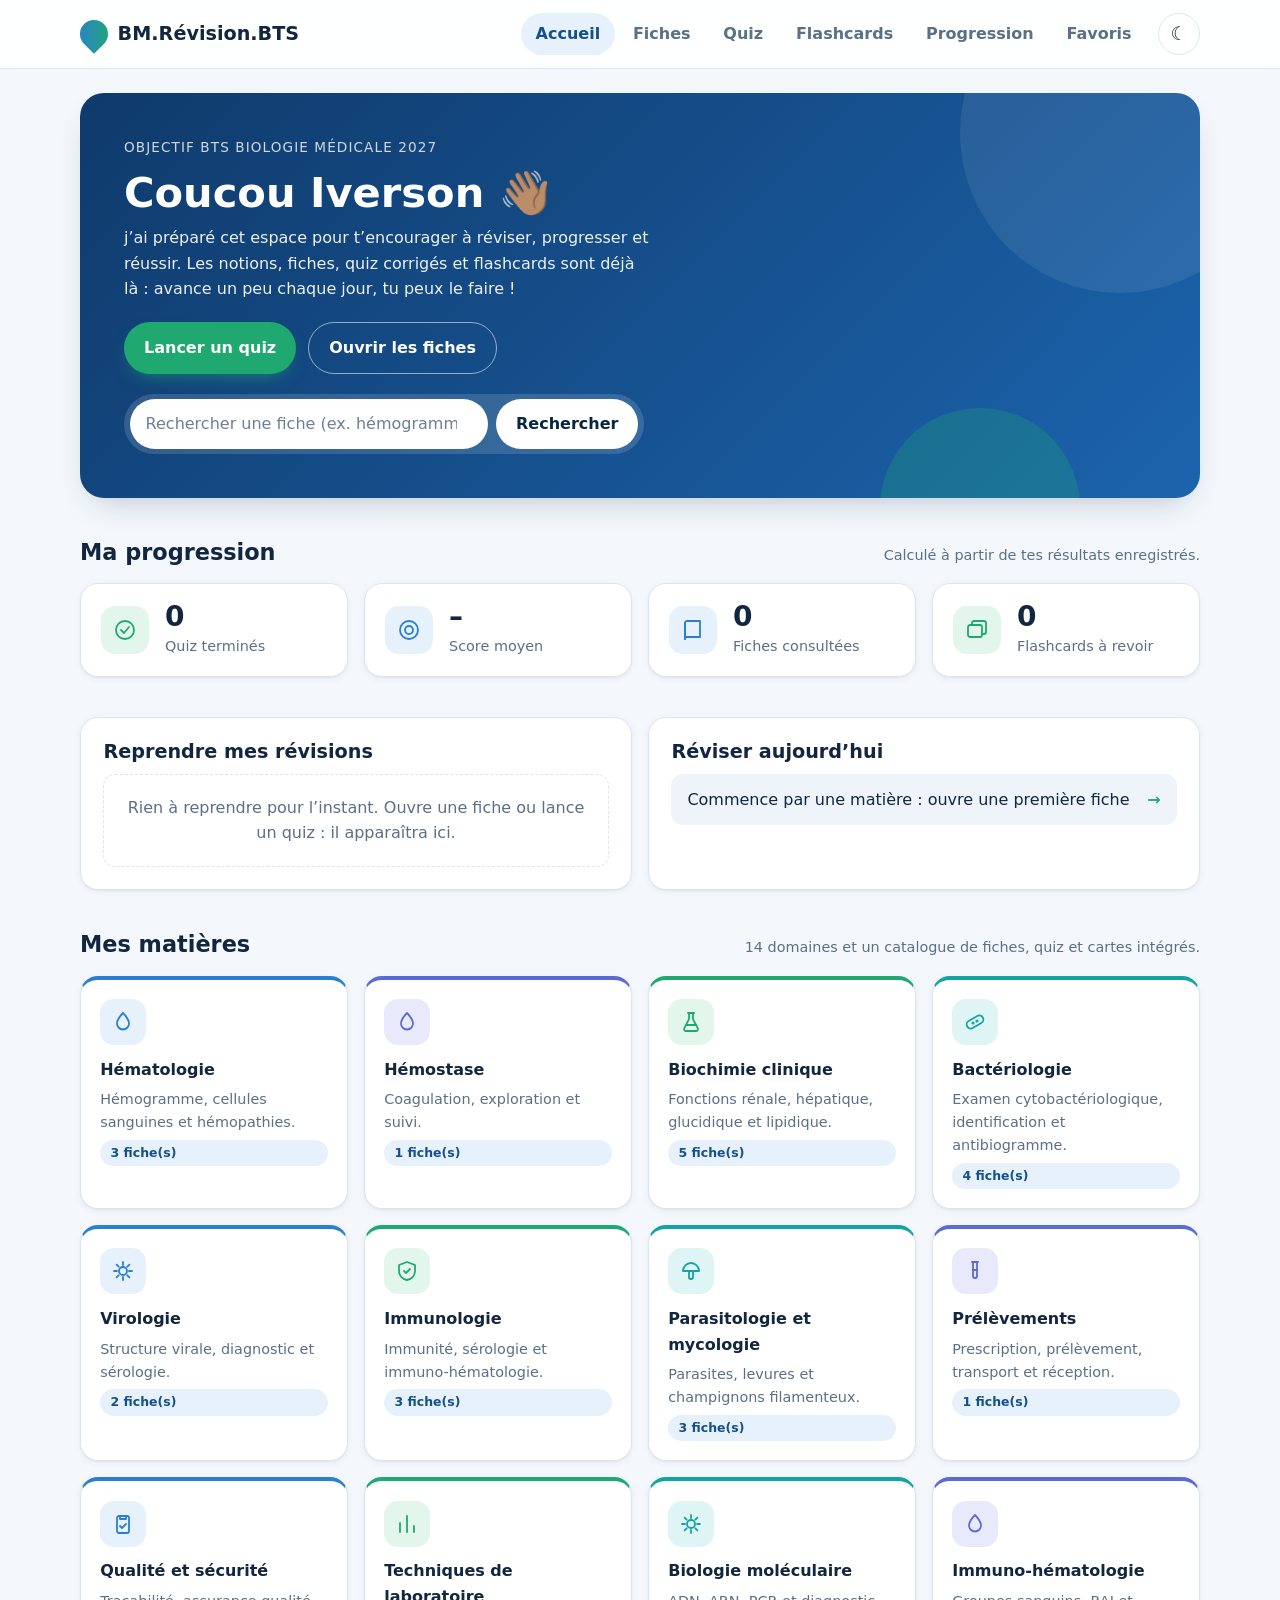
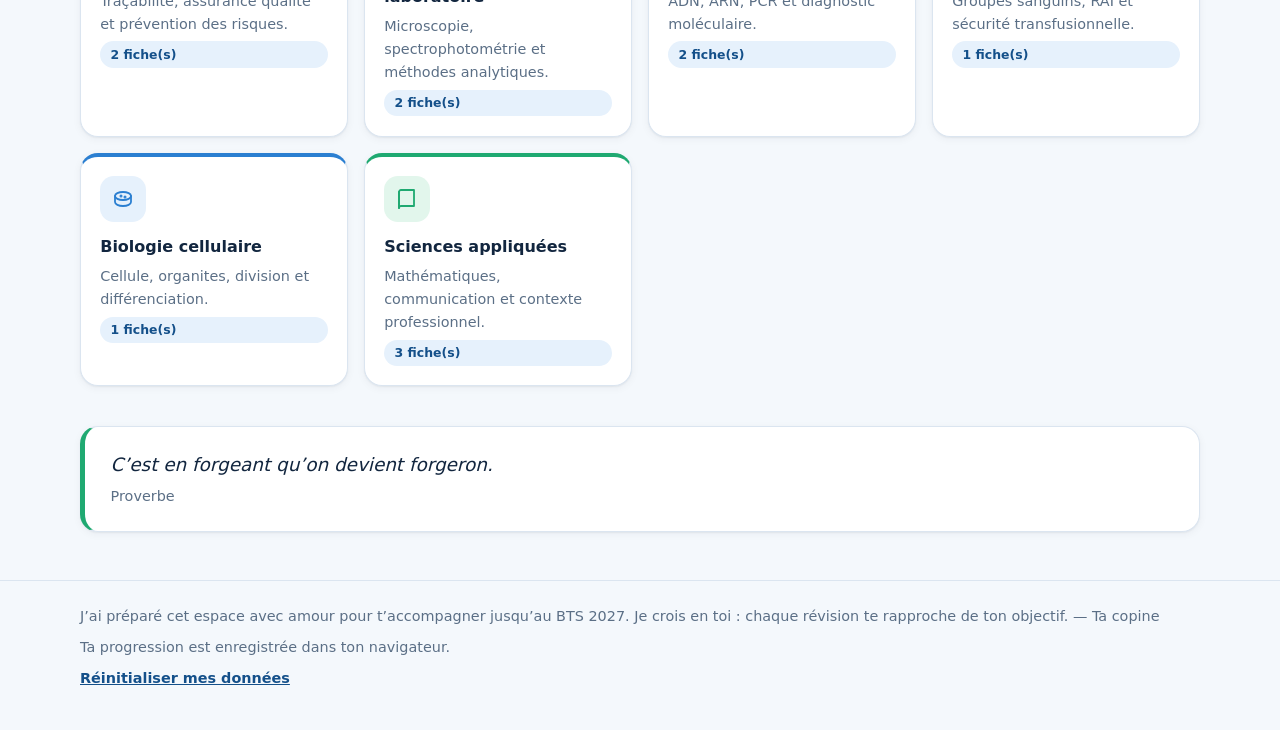
<file: index.html>
<!DOCTYPE html>
<html lang="fr" data-theme="light">
<head>
  <meta charset="utf-8">
  <meta name="viewport" content="width=device-width, initial-scale=1">
  <title>BM.Révision.BTS · Accueil</title>
  <meta name="description" content="Site de révision pour le BTS Analyses de biologie médicale : fiches, quiz et flashcards.">
  <meta name="color-scheme" content="light dark">
  <link rel="icon" href="data:image/svg+xml,%3Csvg xmlns='http://www.w3.org/2000/svg' viewBox='0 0 100 100'%3E%3Ctext y='.9em' font-size='90'%3E%F0%9F%92%A7%3C/text%3E%3C/svg%3E">

  <!-- Appliqué AVANT l'affichage de la page pour éviter un flash blanc en mode sombre -->
  <script>
    try {
      var t = JSON.parse(localStorage.getItem('bts.theme') || 'null');
      if (!t) t = matchMedia('(prefers-color-scheme: dark)').matches ? 'dark' : 'light';
      document.documentElement.dataset.theme = t;
    } catch (e) { /* stockage indisponible : on garde le mode clair */ }
  </script>

  <link rel="stylesheet" href="css/style.css">
</head>
<body data-page="accueil">

  <!-- Bibliothèque d'icônes : définies une seule fois, réutilisées avec <use href="#nom"> -->
  <svg width="0" height="0" style="position:absolute" aria-hidden="true" focusable="false">
    <!-- Matières -->
    <symbol id="i-drop" viewBox="0 0 24 24"><path d="M12 3s6 6.2 6 10.5A6 6 0 0 1 6 13.5C6 9.2 12 3 12 3z"/></symbol>
    <symbol id="i-flask" viewBox="0 0 24 24"><path d="M9 3h6"/><path d="M10 3v6.2L5.2 18.4A2 2 0 0 0 7 21h10a2 2 0 0 0 1.8-2.6L14 9.2V3"/><path d="M7.5 15h9"/></symbol>
    <symbol id="i-dish" viewBox="0 0 24 24"><ellipse cx="12" cy="9" rx="8" ry="4"/><path d="M4 9v6c0 2.2 3.6 4 8 4s8-1.8 8-4V9"/><circle cx="10" cy="9" r=".6"/><circle cx="14" cy="10" r=".6"/></symbol>
    <symbol id="i-bacteria" viewBox="0 0 24 24"><rect x="3" y="8" width="18" height="8" rx="4" transform="rotate(-30 12 12)"/><circle cx="10" cy="13" r=".7"/><circle cx="14" cy="11" r=".7"/></symbol>
    <symbol id="i-virus" viewBox="0 0 24 24"><circle cx="12" cy="12" r="4"/><path d="M12 3v3M12 18v3M3 12h3M18 12h3M5.6 5.6l2.1 2.1M16.3 16.3l2.1 2.1M18.4 5.6l-2.1 2.1M7.7 16.3l-2.1 2.1"/></symbol>
    <symbol id="i-shield" viewBox="0 0 24 24"><path d="M12 3l8 3v6c0 4.5-3.2 8-8 9-4.8-1-8-4.5-8-9V6z"/><path d="M9 12l2 2 4-4"/></symbol>
    <symbol id="i-mushroom" viewBox="0 0 24 24"><path d="M4 12a8 8 0 0 1 16 0z"/><path d="M10 12v6a2 2 0 0 0 4 0v-6"/></symbol>
    <symbol id="i-tube" viewBox="0 0 24 24"><path d="M9 3h6"/><path d="M10 3v14a2 2 0 0 0 4 0V3"/><path d="M10 11h4"/></symbol>
    <symbol id="i-clipboard" viewBox="0 0 24 24"><rect x="6" y="4" width="12" height="17" rx="2"/><path d="M9 4h6v3H9z"/><path d="M9 14l2 2 4-4"/></symbol>
    <symbol id="i-bars" viewBox="0 0 24 24"><path d="M5 20V11M12 20V4M19 20v-6"/></symbol>
    <!-- Statistiques -->
    <symbol id="i-check" viewBox="0 0 24 24"><circle cx="12" cy="12" r="9"/><path d="M8 12l3 3 5-6"/></symbol>
    <symbol id="i-target" viewBox="0 0 24 24"><circle cx="12" cy="12" r="9"/><circle cx="12" cy="12" r="4"/></symbol>
    <symbol id="i-book" viewBox="0 0 24 24"><path d="M4 5a2 2 0 0 1 2-2h13v16H6a2 2 0 0 0-2 2z"/><path d="M4 21V5"/></symbol>
    <symbol id="i-cards" viewBox="0 0 24 24"><rect x="3" y="7" width="14" height="12" rx="2"/><path d="M7 7V5a2 2 0 0 1 2-2h10a2 2 0 0 1 2 2v9a2 2 0 0 1-2 2h-2"/></symbol>
  </svg>

  <a class="skip-link" href="#main">Aller au contenu</a>

  <!-- ===== EN-TÊTE ET NAVIGATION ===== -->
  <header class="site-header">
    <div class="container header-inner">
      <a class="brand" href="index.html">
        <span class="brand-mark" aria-hidden="true"></span>
        BM.Révision.BTS
      </a>

      <nav id="main-nav" class="main-nav" aria-label="Navigation principale">
        <ul>
          <li><a href="index.html" aria-current="page">Accueil</a></li>
          <li><a href="fiches.html">Fiches</a></li>
          <li><a href="quiz.html">Quiz</a></li>
          <li><a href="flashcards.html">Flashcards</a></li>
          <li><a href="progression.html">Progression</a></li>
          <li><a href="favoris.html">Favoris</a></li>
        </ul>
      </nav>

      <button id="theme-toggle" class="icon-btn theme-toggle" type="button" aria-pressed="false" aria-label="Passer en mode sombre"></button>
      <button id="menu-toggle" class="icon-btn menu-toggle" type="button" aria-expanded="false" aria-controls="main-nav" aria-label="Ouvrir le menu">
        <span></span><span></span><span></span>
      </button>
    </div>
  </header>

  <main id="main">
    <div class="container">

      <!-- ===== BIENVENUE ===== -->
      <section class="hero reveal" aria-labelledby="greeting">
        <p class="hero-eyebrow">Objectif BTS Biologie médicale 2027</p>
        <h1 id="greeting">Bonjour Iverson </h1>
        <p class="hero-text">j’ai préparé cet espace pour t’encourager à réviser, progresser et réussir. Les notions, fiches, quiz corrigés et flashcards sont déjà là : avance un peu chaque jour, tu peux le faire !</p>
        <div class="hero-actions">
          <a class="btn btn-primary" href="quiz.html">Lancer un quiz</a>
          <a class="btn btn-ghost" href="fiches.html">Ouvrir les fiches</a>
        </div>
        <!-- Vrai formulaire : il envoie vers fiches.html?q=ce-que-tu-tapes -->
        <form class="search" role="search" action="fiches.html" method="get">
          <label class="sr-only" for="q">Rechercher une fiche</label>
          <input id="q" name="q" type="search" placeholder="Rechercher une fiche (ex. hémogramme)…">
          <button class="btn btn-light" type="submit">Rechercher</button>
        </form>
      </section>

      <!-- ===== RÉSUMÉ DE LA PROGRESSION ===== -->
      <section class="section reveal" aria-labelledby="stats-title">
        <div class="section-head">
          <h2 id="stats-title">Ma progression</h2>
          <p class="section-note">Calculé à partir de tes résultats enregistrés.</p>
        </div>
        <div class="stats">
          <article class="stat-card">
            <span class="stat-icon is-green"><svg class="icon" aria-hidden="true"><use href="#i-check"></use></svg></span>
            <div><span class="stat-value" id="stat-quiz">0</span><span class="stat-label">Quiz terminés</span></div>
          </article>
          <article class="stat-card">
            <span class="stat-icon"><svg class="icon" aria-hidden="true"><use href="#i-target"></use></svg></span>
            <div><span class="stat-value" id="stat-score">–</span><span class="stat-label">Score moyen</span></div>
          </article>
          <article class="stat-card">
            <span class="stat-icon"><svg class="icon" aria-hidden="true"><use href="#i-book"></use></svg></span>
            <div><span class="stat-value" id="stat-fiches">0</span><span class="stat-label">Fiches consultées</span></div>
          </article>
          <article class="stat-card">
            <span class="stat-icon is-green"><svg class="icon" aria-hidden="true"><use href="#i-cards"></use></svg></span>
            <div><span class="stat-value" id="stat-cards">0</span><span class="stat-label">Flashcards à revoir</span></div>
          </article>
        </div>
      </section>

      <!-- ===== REPRENDRE + RÉVISER AUJOURD'HUI ===== -->
      <div class="section two-col reveal">
        <section class="panel" aria-labelledby="resume-title">
          <h2 id="resume-title">Reprendre mes révisions</h2>
          <div id="resume-content">
            <div class="empty-state"><p>Rien à reprendre pour l’instant. Ouvre une fiche ou lance un quiz : il apparaîtra ici.</p></div>
          </div>
        </section>

        <section class="panel" aria-labelledby="today-title">
          <h2 id="today-title">Réviser aujourd’hui</h2>
          <ul class="suggestions" id="today-list">
            <li><a href="fiches.html">Commence par une matière : ouvre une première fiche</a></li>
          </ul>
        </section>
      </div>

      <!-- ===== MATIÈRES (cartes générées depuis js/data.js) ===== -->
      <section class="section reveal" aria-labelledby="subjects-title">
        <div class="section-head">
          <h2 id="subjects-title">Mes matières</h2>
          <p class="section-note">14 domaines et un catalogue de fiches, quiz et cartes intégrés.</p>
        </div>
        <div class="subjects" id="subjects-grid"></div>
        <noscript><p class="section-note">JavaScript est nécessaire pour afficher les matières.</p></noscript>
      </section>

      <!-- ===== CITATION ===== -->
      <section class="section reveal" aria-label="Citation du jour">
        <figure class="quote" style="margin:0">
          <blockquote style="margin:0"><p id="quote-text">C’est en forgeant qu’on devient forgeron.</p></blockquote>
          <figcaption id="quote-author" style="color:var(--muted);font-size:.9rem">Proverbe</figcaption>
        </figure>
      </section>

    </div>
  </main>

  <footer class="site-footer">
    <div class="container">
      <p>J’ai préparé cet espace avec amour pour t’accompagner jusqu’au BTS 2027. Je crois en toi : chaque révision te rapproche de ton objectif. — Ta copine</p>
      <p>Ta progression est enregistrée dans ton navigateur.</p>
      <p><button id="reset-data" class="btn-link" type="button">Réinitialiser mes données</button></p>
    </div>
  </footer>

  <!-- Ordre important : data.js (données) → app.js (outils communs) → dashboard.js (cette page) -->
  <script src="js/data.js"></script>
  <script src="js/app.js"></script>
  <script src="js/dashboard.js"></script>
</body>
</html>
</file>
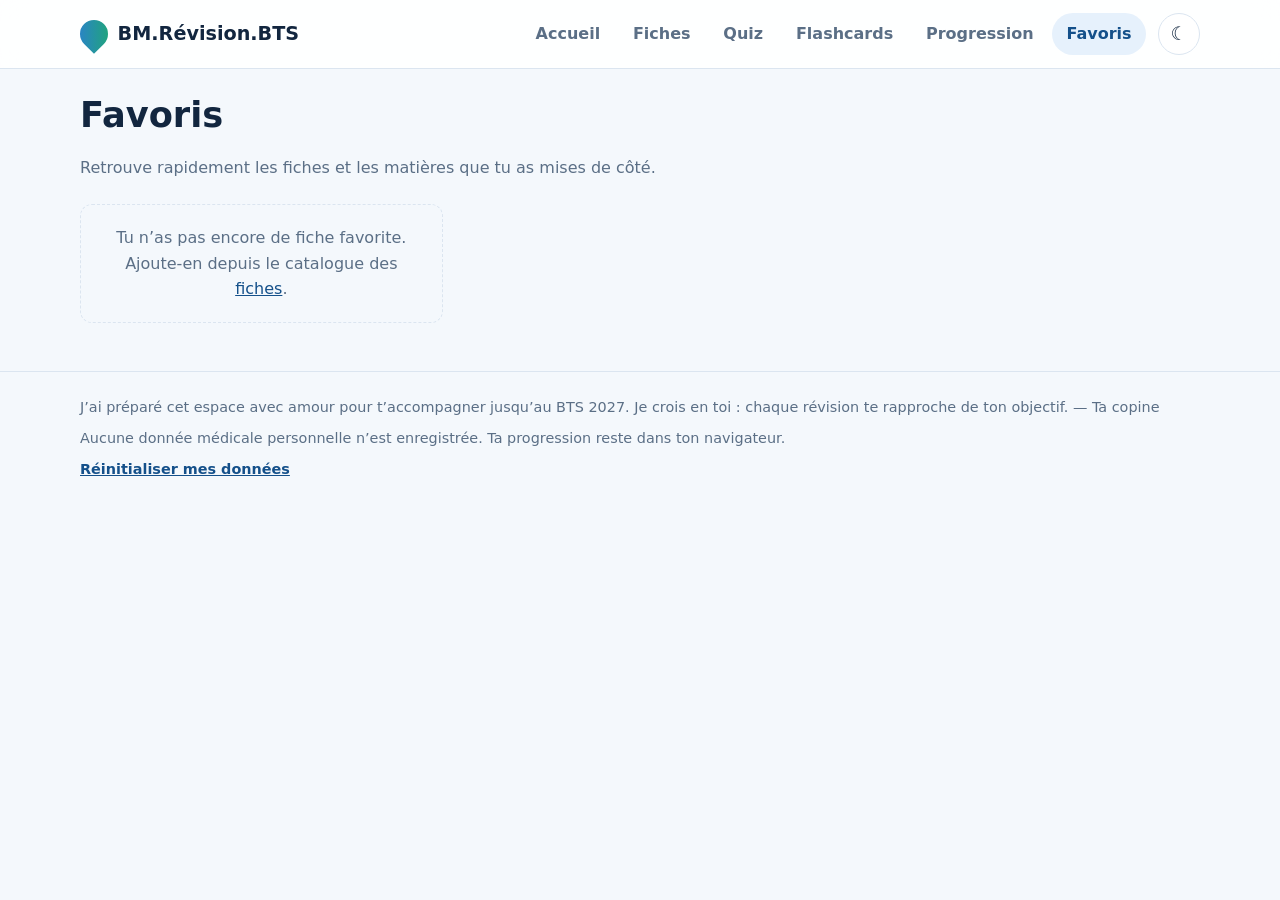
<file: favoris.html>
<!DOCTYPE html>
<html lang="fr" data-theme="light">
<head>
  <meta charset="utf-8">
  <meta name="viewport" content="width=device-width, initial-scale=1">
  <title>BM.Révision.BTS · Favoris</title>
  <meta name="color-scheme" content="light dark">
  <script>
    try {
      var t = JSON.parse(localStorage.getItem('bts.theme') || 'null');
      if (!t) t = matchMedia('(prefers-color-scheme: dark)').matches ? 'dark' : 'light';
      document.documentElement.dataset.theme = t;
    } catch (e) {}
  </script>
  <link rel="stylesheet" href="css/style.css">
</head>
<body data-page="favoris">
  <a class="skip-link" href="#main">Aller au contenu</a>

  <header class="site-header">
    <div class="container header-inner">
      <a class="brand" href="index.html"><span class="brand-mark" aria-hidden="true"></span>BM.Révision.BTS</a>
      <nav id="main-nav" class="main-nav" aria-label="Navigation principale">
        <ul>
          <li><a href="index.html">Accueil</a></li>
          <li><a href="fiches.html">Fiches</a></li>
          <li><a href="quiz.html">Quiz</a></li>
          <li><a href="flashcards.html">Flashcards</a></li>
          <li><a href="progression.html">Progression</a></li>
          <li><a href="favoris.html" aria-current="page">Favoris</a></li>
        </ul>
      </nav>
      <button id="theme-toggle" class="icon-btn theme-toggle" type="button" aria-pressed="false" aria-label="Passer en mode sombre"></button>
      <button id="menu-toggle" class="icon-btn menu-toggle" type="button" aria-expanded="false" aria-controls="main-nav" aria-label="Ouvrir le menu"><span></span><span></span><span></span></button>
    </div>
  </header>

  <main id="main">
    <div class="container">
      <div class="page-header">
        <h1>Favoris</h1>
        <p>Retrouve rapidement les fiches et les matières que tu as mises de côté.</p>
      </div>
      <div id="favorite-list" class="study-grid"></div>
    </div>
  </main>

  <footer class="site-footer">
    <div class="container">
      <p>J’ai préparé cet espace avec amour pour t’accompagner jusqu’au BTS 2027. Je crois en toi : chaque révision te rapproche de ton objectif. — Ta copine</p>
      <p>Aucune donnée médicale personnelle n’est enregistrée. Ta progression reste dans ton navigateur.</p>
      <p><button id="reset-data" class="btn-link" type="button">Réinitialiser mes données</button></p>
    </div>
  </footer>

  <script src="js/data.js"></script>
  <script src="js/app.js"></script>
  <script src="js/study.js"></script>
</body>
</html>
</file>
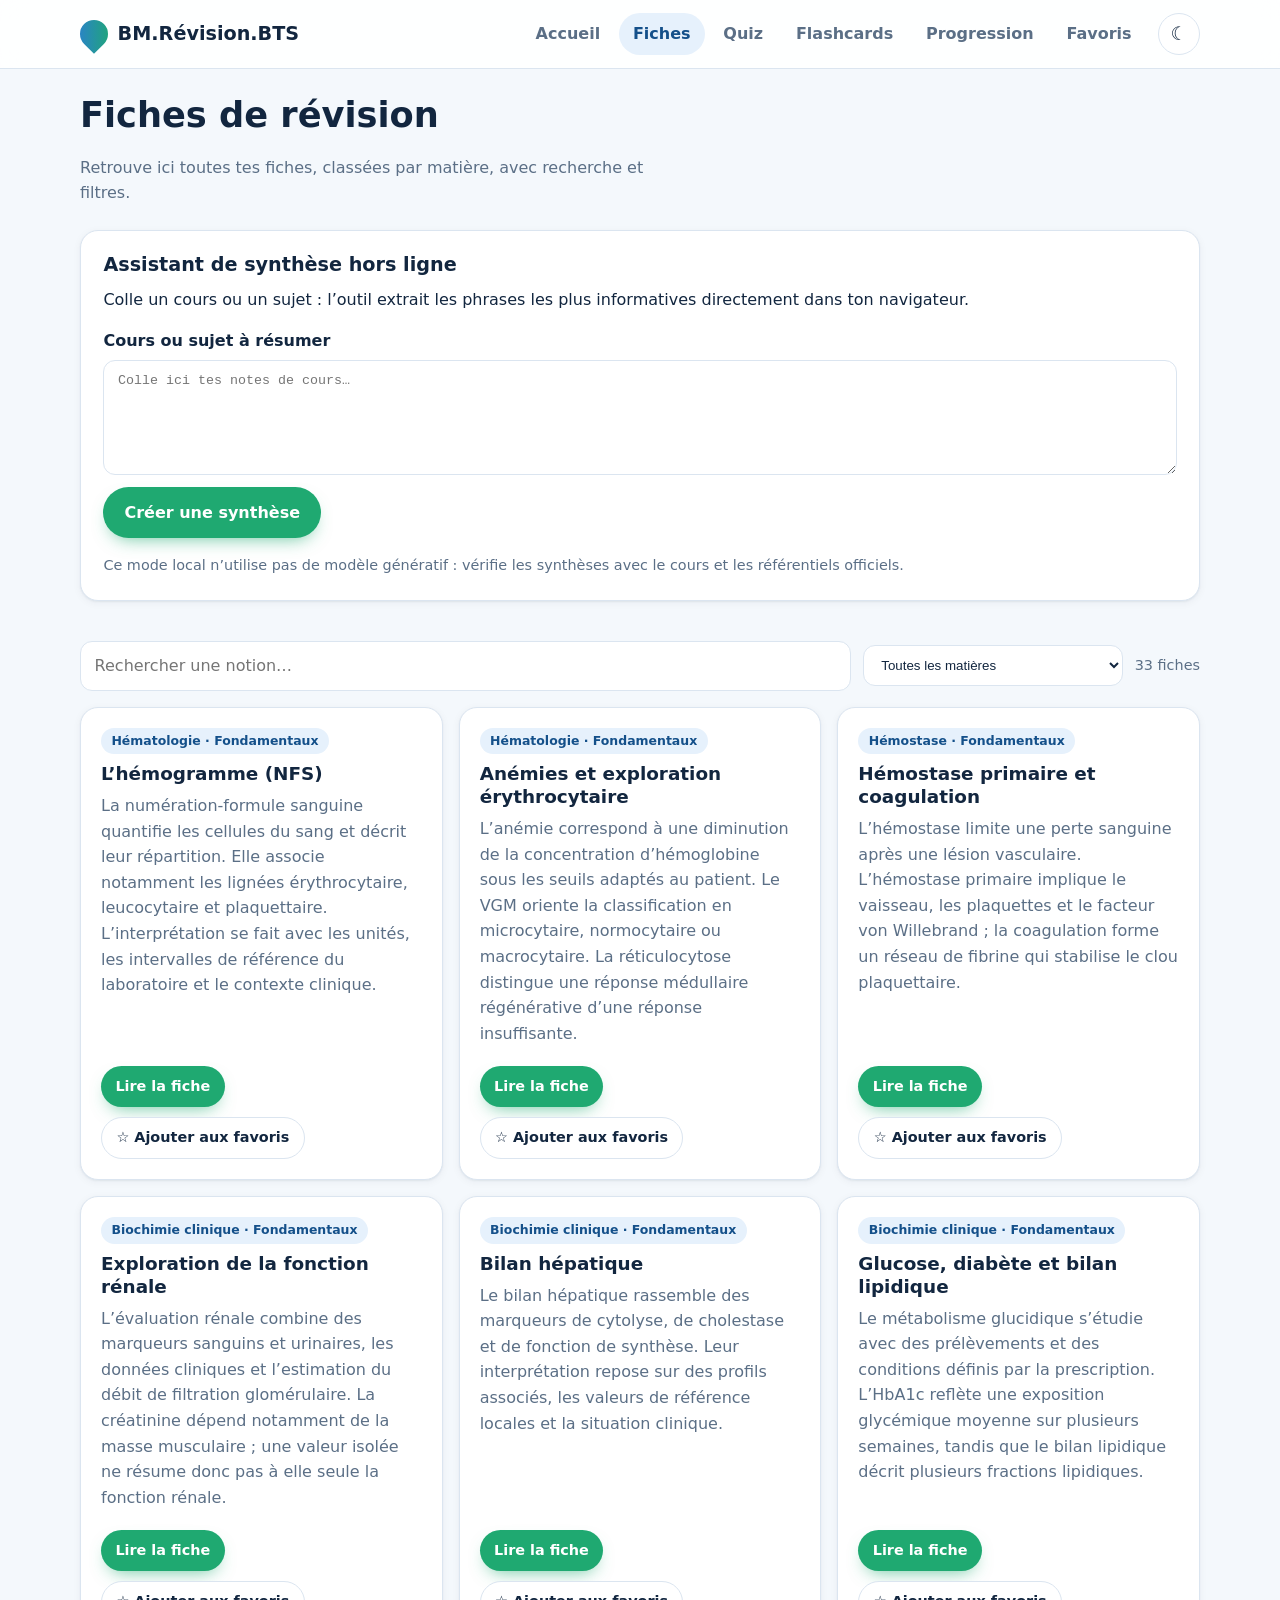
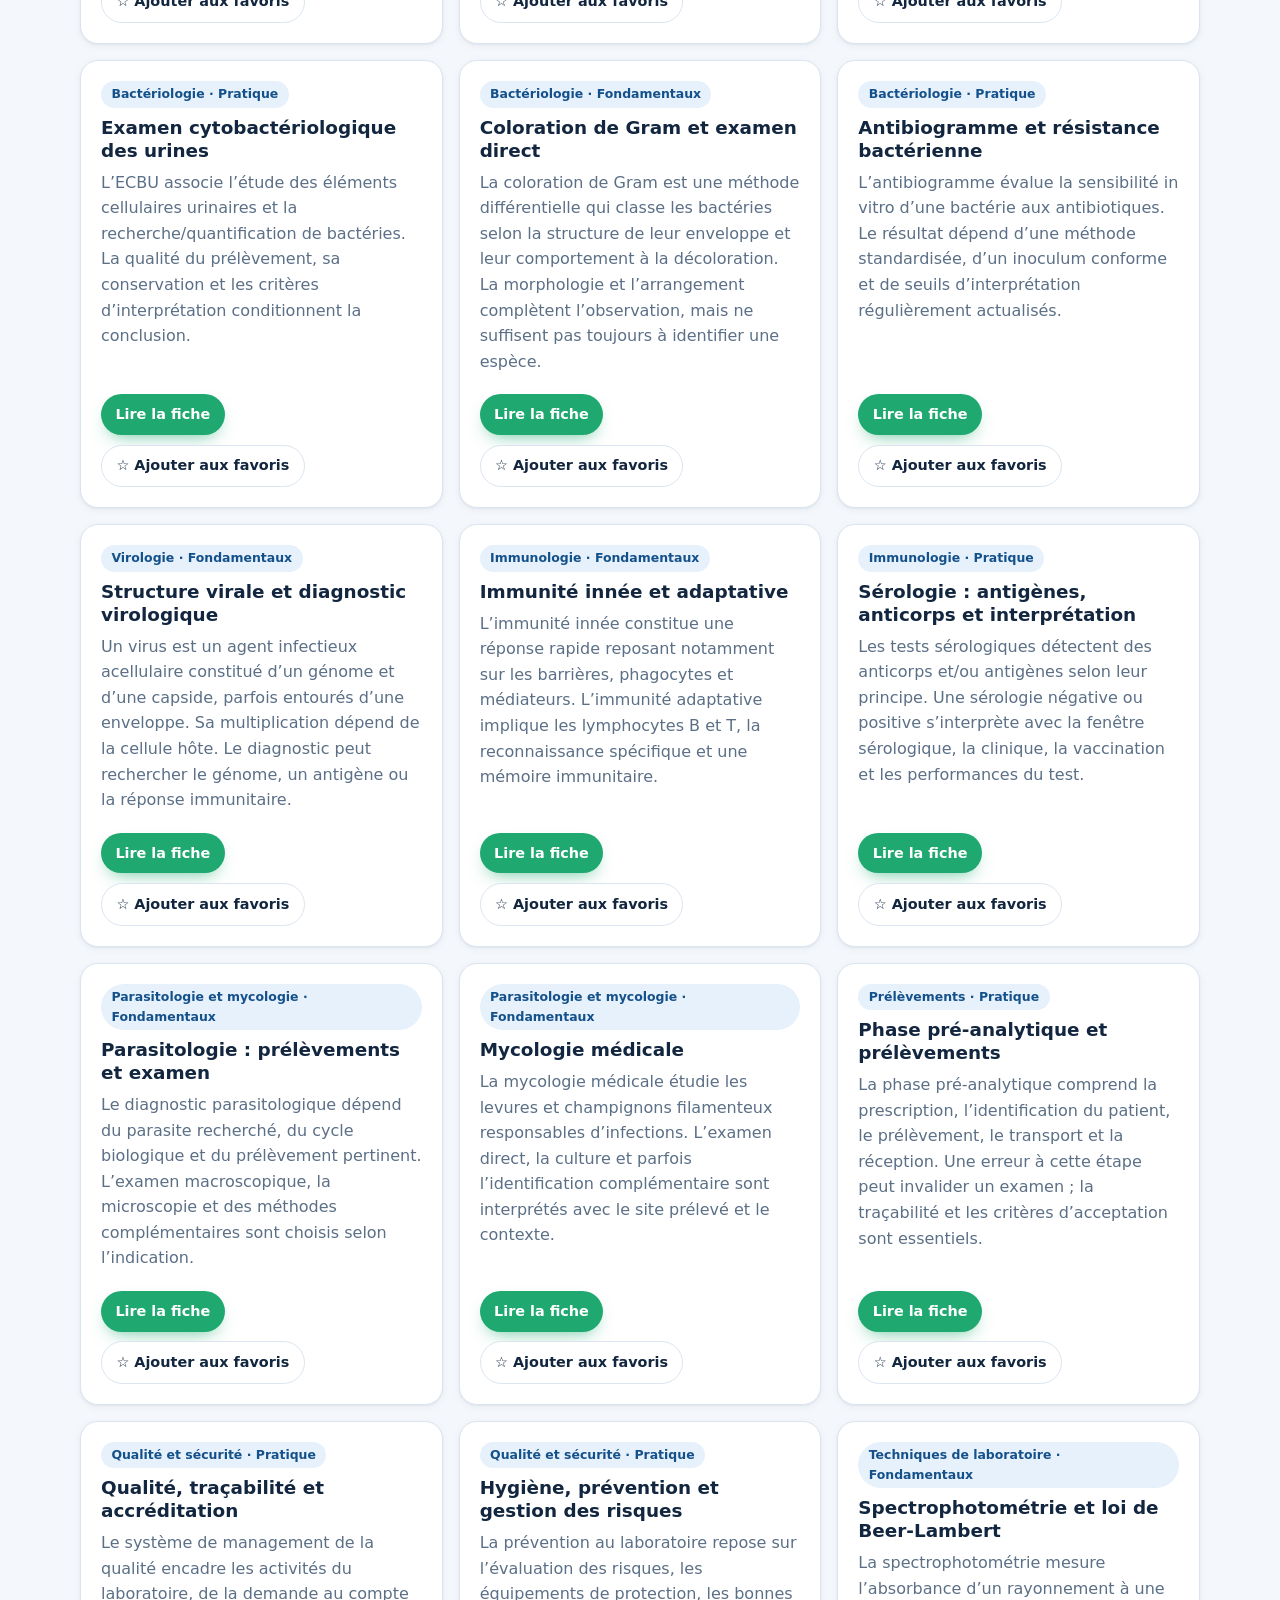
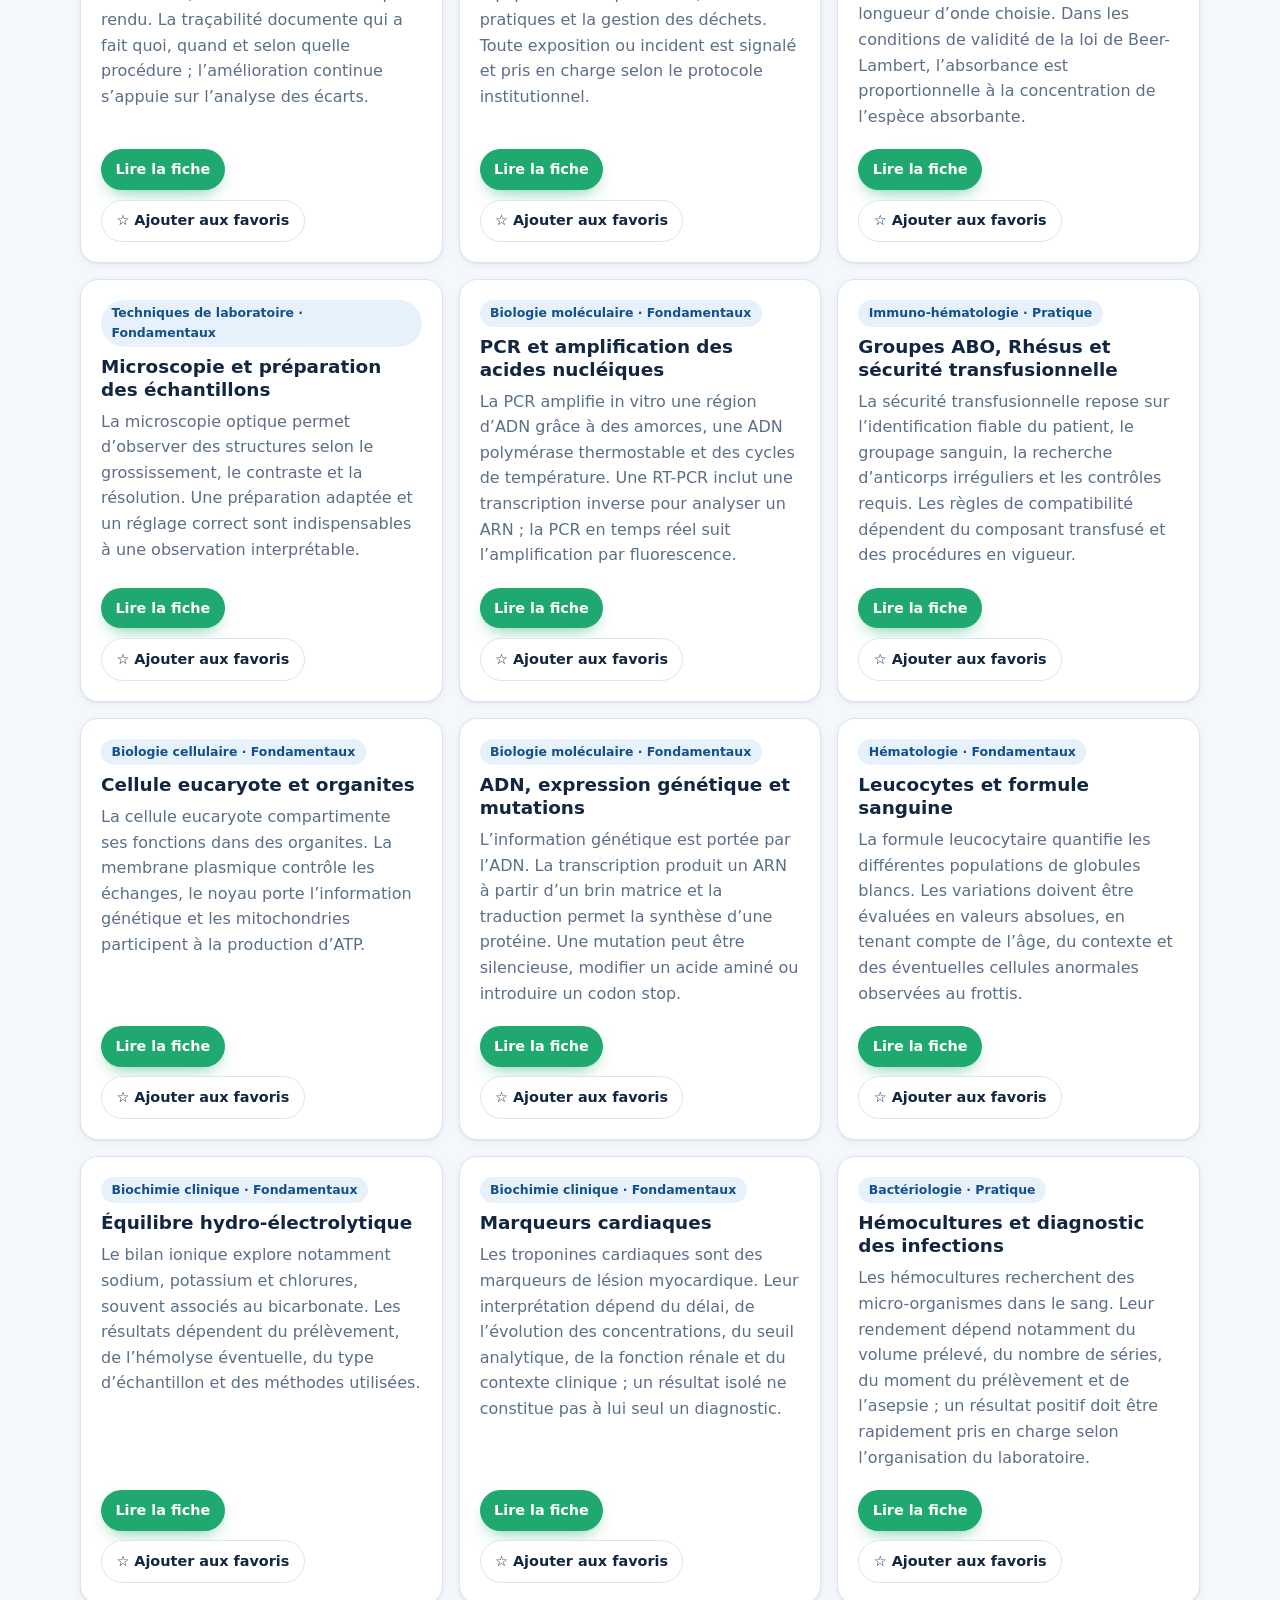
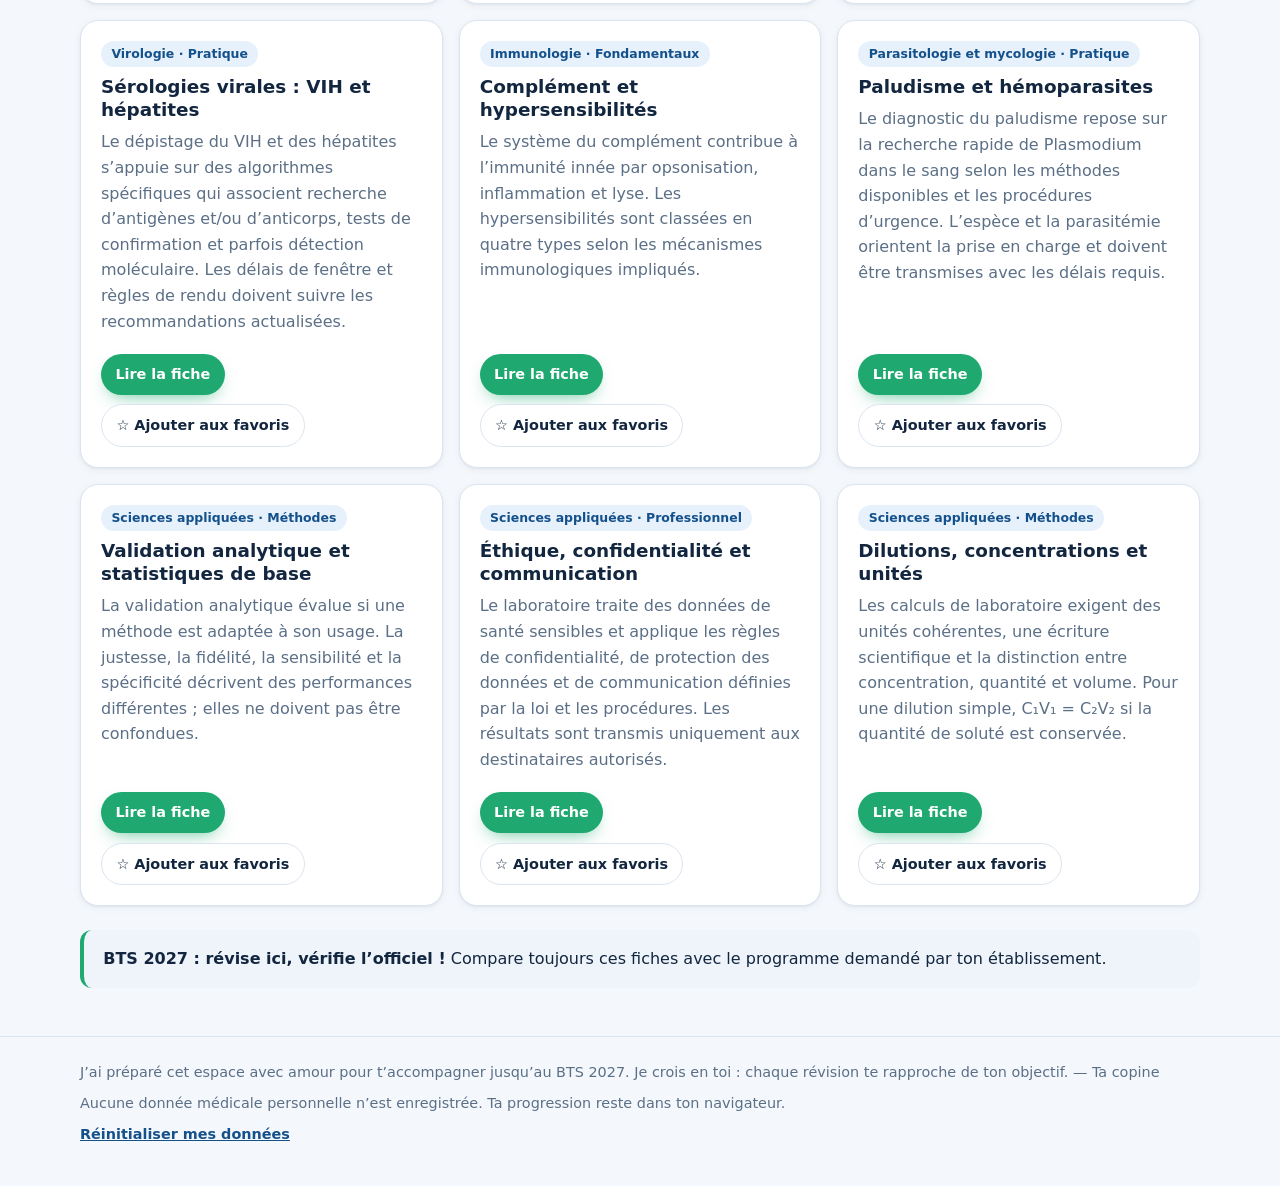
<file: fiches.html>
<!DOCTYPE html>
<html lang="fr" data-theme="light">
<head>
  <meta charset="utf-8">
  <meta name="viewport" content="width=device-width, initial-scale=1">
  <title>BM.Révision.BTS · Fiches</title>
  <meta name="color-scheme" content="light dark">
  <script>
    try {
      var t = JSON.parse(localStorage.getItem('bts.theme') || 'null');
      if (!t) t = matchMedia('(prefers-color-scheme: dark)').matches ? 'dark' : 'light';
      document.documentElement.dataset.theme = t;
    } catch (e) {}
  </script>
  <link rel="stylesheet" href="css/style.css">
</head>
<body data-page="fiches">
  <a class="skip-link" href="#main">Aller au contenu</a>

  <header class="site-header">
    <div class="container header-inner">
      <a class="brand" href="index.html"><span class="brand-mark" aria-hidden="true"></span>BM.Révision.BTS</a>
      <nav id="main-nav" class="main-nav" aria-label="Navigation principale">
        <ul>
          <li><a href="index.html">Accueil</a></li>
          <li><a href="fiches.html" aria-current="page">Fiches</a></li>
          <li><a href="quiz.html">Quiz</a></li>
          <li><a href="flashcards.html">Flashcards</a></li>
          <li><a href="progression.html">Progression</a></li>
          <li><a href="favoris.html">Favoris</a></li>
        </ul>
      </nav>
      <button id="theme-toggle" class="icon-btn theme-toggle" type="button" aria-pressed="false" aria-label="Passer en mode sombre"></button>
      <button id="menu-toggle" class="icon-btn menu-toggle" type="button" aria-expanded="false" aria-controls="main-nav" aria-label="Ouvrir le menu"><span></span><span></span><span></span></button>
    </div>
  </header>

  <main id="main">
    <div class="container">
      <div class="page-header">
        <h1>Fiches de révision</h1>
        <p>Retrouve ici toutes tes fiches, classées par matière, avec recherche et filtres.</p>
      </div>
      <section class="panel study-tool" aria-labelledby="summary-title">
        <h2 id="summary-title">Assistant de synthèse hors ligne</h2>
        <p>Colle un cours ou un sujet : l’outil extrait les phrases les plus informatives directement dans ton navigateur.</p>
        <label for="summary-input">Cours ou sujet à résumer</label>
        <textarea id="summary-input" rows="6" placeholder="Colle ici tes notes de cours…"></textarea>
        <div class="toolbar">
          <button id="summarize-button" class="btn btn-primary" type="button">Créer une synthèse</button>
          <span id="summary-status" class="section-note" aria-live="polite"></span>
        </div>
        <div id="summary-output" class="summary-output" aria-live="polite"></div>
        <p class="section-note">Ce mode local n’utilise pas de modèle génératif : vérifie les synthèses avec le cours et les référentiels officiels.</p>
      </section>
      <section class="section" aria-label="Catalogue des fiches">
        <div class="toolbar">
          <label class="sr-only" for="fiche-search">Rechercher une notion</label>
          <input id="fiche-search" type="search" placeholder="Rechercher une notion…">
          <label class="sr-only" for="matiere-filter">Filtrer par matière</label>
          <select id="matiere-filter"><option value="">Toutes les matières</option></select>
          <span id="fiche-count" class="section-note" aria-live="polite"></span>
        </div>
        <div id="fiche-list" class="study-grid"></div>
        <article id="fiche-detail" class="panel fiche-detail" hidden></article>
      </section>
      <aside class="curriculum-note">
        <strong>BTS 2027 : révise ici, vérifie l’officiel !</strong> Compare toujours ces fiches avec le programme demandé par ton établissement.
      </aside>
    </div>
  </main>

  <footer class="site-footer">
    <div class="container">
      <p>J’ai préparé cet espace avec amour pour t’accompagner jusqu’au BTS 2027. Je crois en toi : chaque révision te rapproche de ton objectif. — Ta copine</p>
      <p>Aucune donnée médicale personnelle n’est enregistrée. Ta progression reste dans ton navigateur.</p>
      <p><button id="reset-data" class="btn-link" type="button">Réinitialiser mes données</button></p>
    </div>
  </footer>

  <script src="js/data.js"></script>
  <script src="js/app.js"></script>
  <script src="js/study.js"></script>
</body>
</html>
</file>
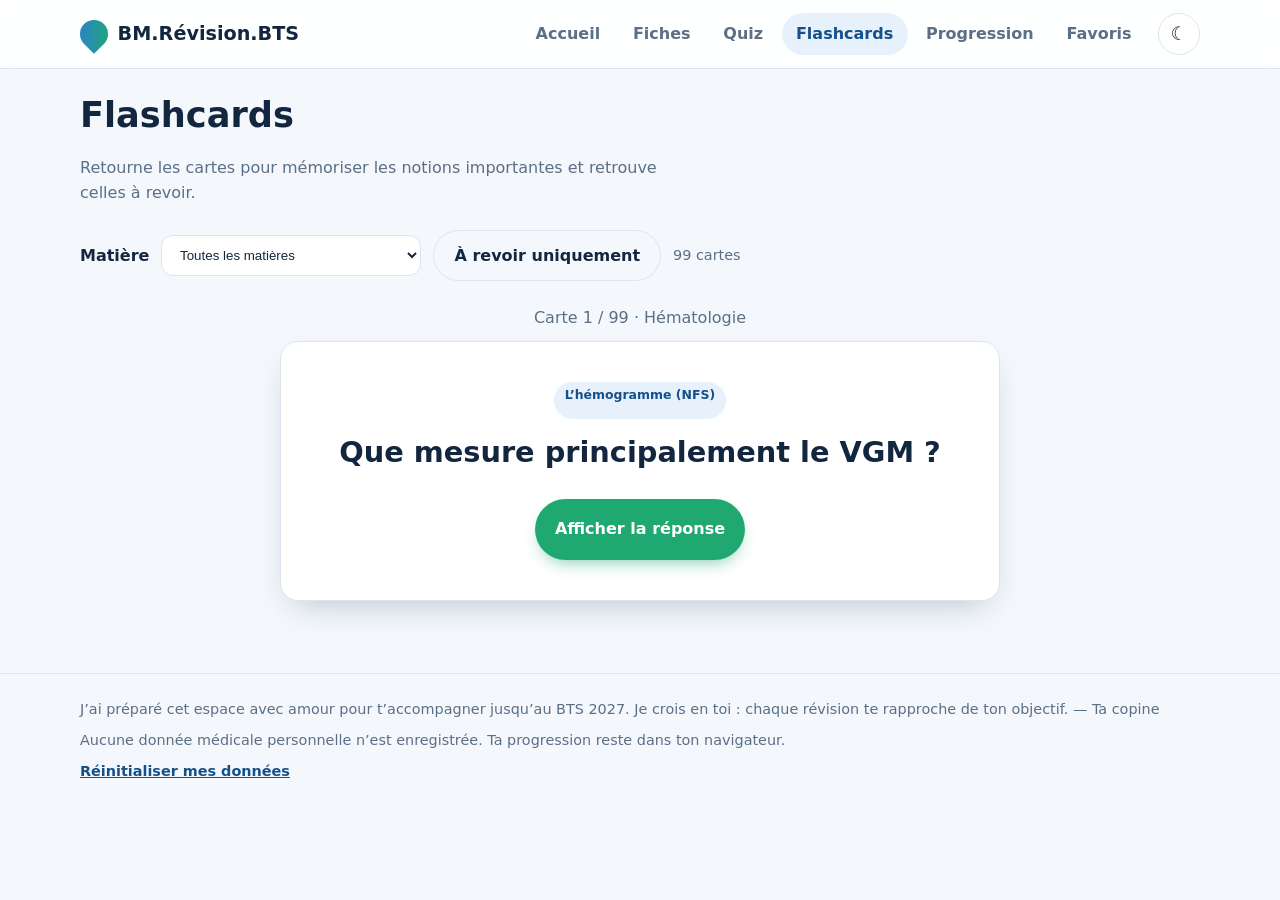
<file: flashcards.html>
<!DOCTYPE html>
<html lang="fr" data-theme="light">
<head>
  <meta charset="utf-8">
  <meta name="viewport" content="width=device-width, initial-scale=1">
  <title>BM.Révision.BTS · Flashcards</title>
  <meta name="color-scheme" content="light dark">
  <script>
    try {
      var t = JSON.parse(localStorage.getItem('bts.theme') || 'null');
      if (!t) t = matchMedia('(prefers-color-scheme: dark)').matches ? 'dark' : 'light';
      document.documentElement.dataset.theme = t;
    } catch (e) {}
  </script>
  <link rel="stylesheet" href="css/style.css">
</head>
<body data-page="flashcards">
  <a class="skip-link" href="#main">Aller au contenu</a>

  <header class="site-header">
    <div class="container header-inner">
      <a class="brand" href="index.html"><span class="brand-mark" aria-hidden="true"></span>BM.Révision.BTS</a>
      <nav id="main-nav" class="main-nav" aria-label="Navigation principale">
        <ul>
          <li><a href="index.html">Accueil</a></li>
          <li><a href="fiches.html">Fiches</a></li>
          <li><a href="quiz.html">Quiz</a></li>
          <li><a href="flashcards.html" aria-current="page">Flashcards</a></li>
          <li><a href="progression.html">Progression</a></li>
          <li><a href="favoris.html">Favoris</a></li>
        </ul>
      </nav>
      <button id="theme-toggle" class="icon-btn theme-toggle" type="button" aria-pressed="false" aria-label="Passer en mode sombre"></button>
      <button id="menu-toggle" class="icon-btn menu-toggle" type="button" aria-expanded="false" aria-controls="main-nav" aria-label="Ouvrir le menu"><span></span><span></span><span></span></button>
    </div>
  </header>

  <main id="main">
    <div class="container">
      <div class="page-header">
        <h1>Flashcards</h1>
        <p>Retourne les cartes pour mémoriser les notions importantes et retrouve celles à revoir.</p>
      </div>
      <div class="toolbar">
        <label for="flashcard-filter">Matière</label>
        <select id="flashcard-filter"><option value="">Toutes les matières</option></select>
        <button id="flashcard-due" class="btn btn-ghost" type="button">À revoir uniquement</button>
        <span id="flashcard-count" class="section-note" aria-live="polite"></span>
      </div>
      <section id="flashcard-area" class="flashcard-area" aria-live="polite"></section>
    </div>
  </main>

  <footer class="site-footer">
    <div class="container">
      <p>J’ai préparé cet espace avec amour pour t’accompagner jusqu’au BTS 2027. Je crois en toi : chaque révision te rapproche de ton objectif. — Ta copine</p>
      <p>Aucune donnée médicale personnelle n’est enregistrée. Ta progression reste dans ton navigateur.</p>
      <p><button id="reset-data" class="btn-link" type="button">Réinitialiser mes données</button></p>
    </div>
  </footer>

  <script src="js/data.js"></script>
  <script src="js/app.js"></script>
  <script src="js/study.js"></script>
</body>
</html>
</file>
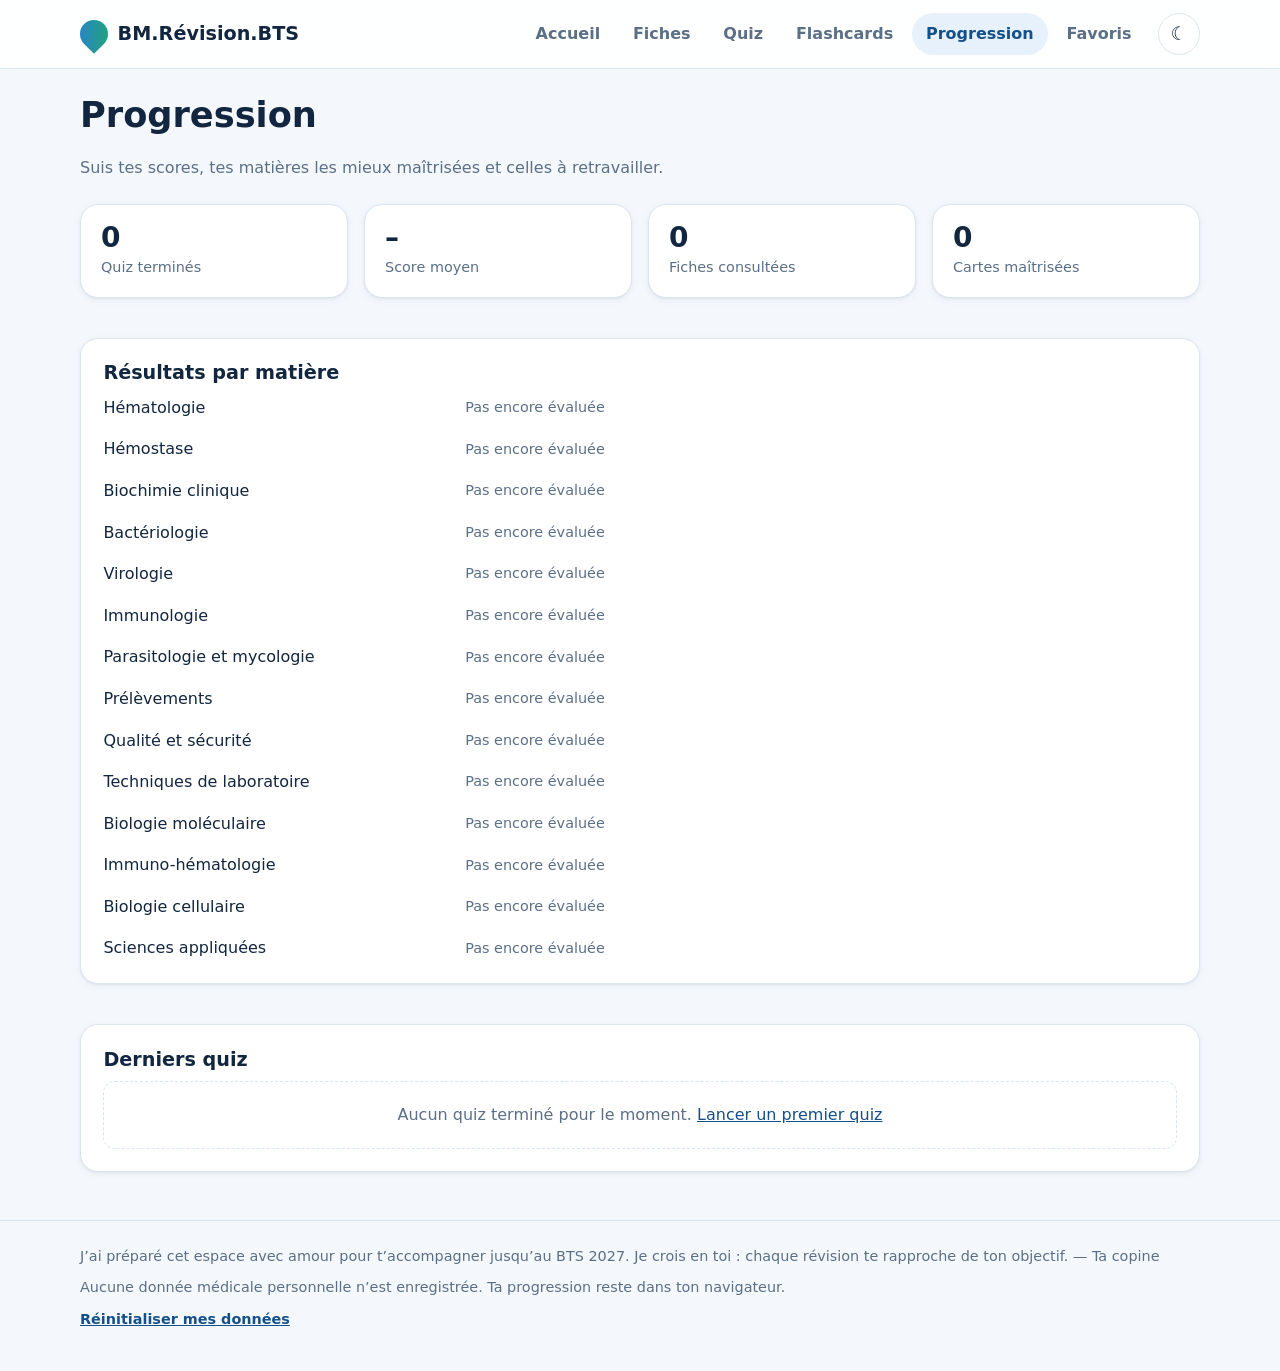
<file: progression.html>
<!DOCTYPE html>
<html lang="fr" data-theme="light">
<head>
  <meta charset="utf-8">
  <meta name="viewport" content="width=device-width, initial-scale=1">
  <title>BM.Révision.BTS · Progression</title>
  <meta name="color-scheme" content="light dark">
  <script>
    try {
      var t = JSON.parse(localStorage.getItem('bts.theme') || 'null');
      if (!t) t = matchMedia('(prefers-color-scheme: dark)').matches ? 'dark' : 'light';
      document.documentElement.dataset.theme = t;
    } catch (e) {}
  </script>
  <link rel="stylesheet" href="css/style.css">
</head>
<body data-page="progression">
  <a class="skip-link" href="#main">Aller au contenu</a>

  <header class="site-header">
    <div class="container header-inner">
      <a class="brand" href="index.html"><span class="brand-mark" aria-hidden="true"></span>BM.Révision.BTS</a>
      <nav id="main-nav" class="main-nav" aria-label="Navigation principale">
        <ul>
          <li><a href="index.html">Accueil</a></li>
          <li><a href="fiches.html">Fiches</a></li>
          <li><a href="quiz.html">Quiz</a></li>
          <li><a href="flashcards.html">Flashcards</a></li>
          <li><a href="progression.html" aria-current="page">Progression</a></li>
          <li><a href="favoris.html">Favoris</a></li>
        </ul>
      </nav>
      <button id="theme-toggle" class="icon-btn theme-toggle" type="button" aria-pressed="false" aria-label="Passer en mode sombre"></button>
      <button id="menu-toggle" class="icon-btn menu-toggle" type="button" aria-expanded="false" aria-controls="main-nav" aria-label="Ouvrir le menu"><span></span><span></span><span></span></button>
    </div>
  </header>

  <main id="main">
    <div class="container">
      <div class="page-header">
        <h1>Progression</h1>
        <p>Suis tes scores, tes matières les mieux maîtrisées et celles à retravailler.</p>
      </div>
      <section class="stats" aria-label="Statistiques de révision">
        <article class="stat-card"><div><span class="stat-value" id="progress-quizzes">0</span><span class="stat-label">Quiz terminés</span></div></article>
        <article class="stat-card"><div><span class="stat-value" id="progress-average">–</span><span class="stat-label">Score moyen</span></div></article>
        <article class="stat-card"><div><span class="stat-value" id="progress-sheets">0</span><span class="stat-label">Fiches consultées</span></div></article>
        <article class="stat-card"><div><span class="stat-value" id="progress-mastered">0</span><span class="stat-label">Cartes maîtrisées</span></div></article>
      </section>
      <section class="section panel">
        <h2>Résultats par matière</h2>
        <div id="progress-subjects" class="progress-list"></div>
      </section>
      <section class="section panel">
        <h2>Derniers quiz</h2>
        <div id="progress-history"></div>
      </section>
    </div>
  </main>

  <footer class="site-footer">
    <div class="container">
      <p>J’ai préparé cet espace avec amour pour t’accompagner jusqu’au BTS 2027. Je crois en toi : chaque révision te rapproche de ton objectif. — Ta copine</p>
      <p>Aucune donnée médicale personnelle n’est enregistrée. Ta progression reste dans ton navigateur.</p>
      <p><button id="reset-data" class="btn-link" type="button">Réinitialiser mes données</button></p>
    </div>
  </footer>

  <script src="js/data.js"></script>
  <script src="js/app.js"></script>
  <script src="js/study.js"></script>
</body>
</html>
</file>
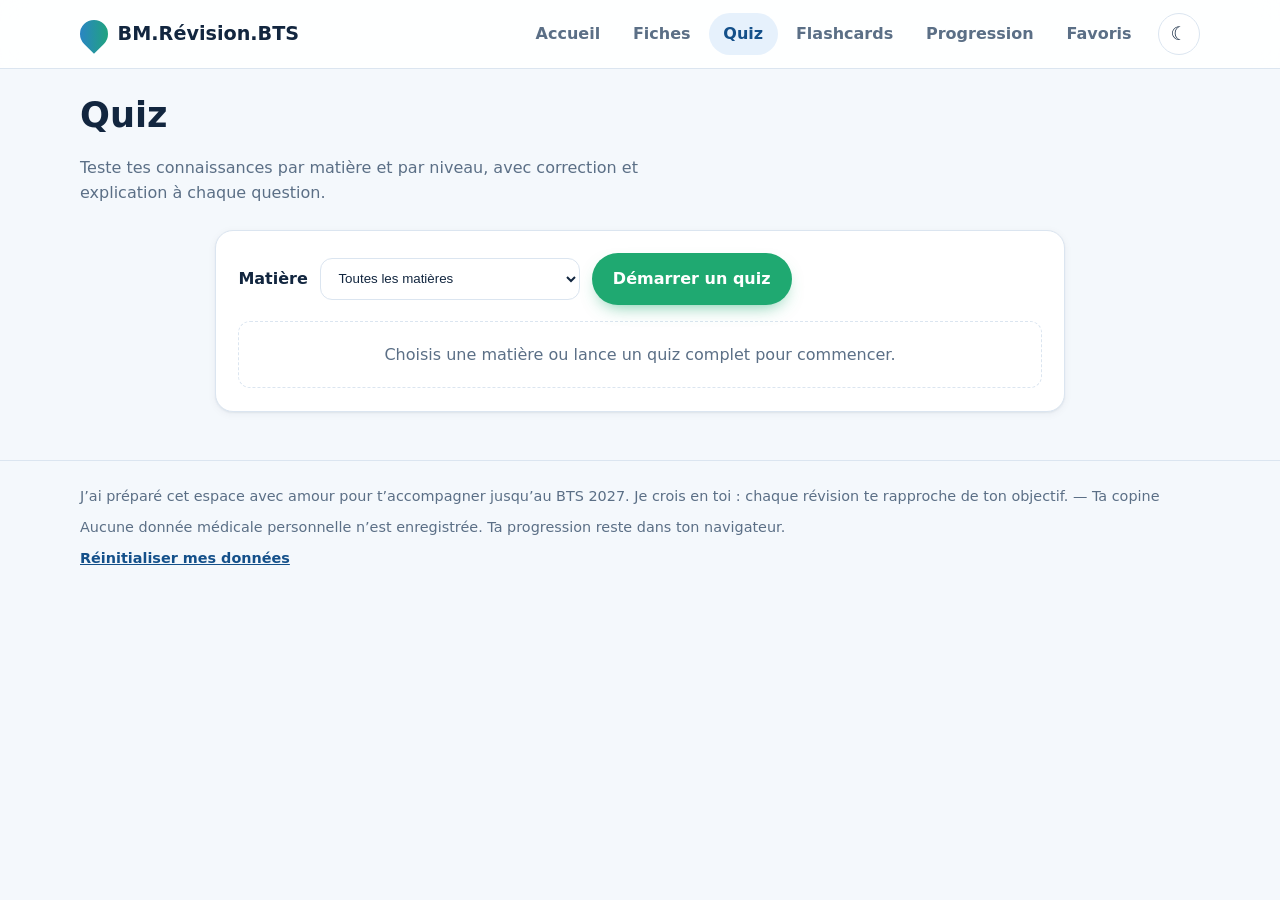
<file: quiz.html>
<!DOCTYPE html>
<html lang="fr" data-theme="light">
<head>
  <meta charset="utf-8">
  <meta name="viewport" content="width=device-width, initial-scale=1">
  <title>BM.Révision.BTS · Quiz</title>
  <meta name="color-scheme" content="light dark">
  <script>
    try {
      var t = JSON.parse(localStorage.getItem('bts.theme') || 'null');
      if (!t) t = matchMedia('(prefers-color-scheme: dark)').matches ? 'dark' : 'light';
      document.documentElement.dataset.theme = t;
    } catch (e) {}
  </script>
  <link rel="stylesheet" href="css/style.css">
</head>
<body data-page="quiz">
  <a class="skip-link" href="#main">Aller au contenu</a>

  <header class="site-header">
    <div class="container header-inner">
      <a class="brand" href="index.html"><span class="brand-mark" aria-hidden="true"></span>BM.Révision.BTS</a>
      <nav id="main-nav" class="main-nav" aria-label="Navigation principale">
        <ul>
          <li><a href="index.html">Accueil</a></li>
          <li><a href="fiches.html">Fiches</a></li>
          <li><a href="quiz.html" aria-current="page">Quiz</a></li>
          <li><a href="flashcards.html">Flashcards</a></li>
          <li><a href="progression.html">Progression</a></li>
          <li><a href="favoris.html">Favoris</a></li>
        </ul>
      </nav>
      <button id="theme-toggle" class="icon-btn theme-toggle" type="button" aria-pressed="false" aria-label="Passer en mode sombre"></button>
      <button id="menu-toggle" class="icon-btn menu-toggle" type="button" aria-expanded="false" aria-controls="main-nav" aria-label="Ouvrir le menu"><span></span><span></span><span></span></button>
    </div>
  </header>

  <main id="main">
    <div class="container">
      <div class="page-header">
        <h1>Quiz</h1>
        <p>Teste tes connaissances par matière et par niveau, avec correction et explication à chaque question.</p>
      </div>
      <section class="panel quiz-panel">
        <div class="toolbar">
          <label for="quiz-filter">Matière</label>
          <select id="quiz-filter"><option value="">Toutes les matières</option></select>
          <button id="quiz-start" class="btn btn-primary" type="button">Démarrer un quiz</button>
        </div>
        <div id="quiz-area" aria-live="polite">
          <div class="empty-state"><p>Choisis une matière ou lance un quiz complet pour commencer.</p></div>
        </div>
      </section>
    </div>
  </main>

  <footer class="site-footer">
    <div class="container">
      <p>J’ai préparé cet espace avec amour pour t’accompagner jusqu’au BTS 2027. Je crois en toi : chaque révision te rapproche de ton objectif. — Ta copine</p>
      <p>Aucune donnée médicale personnelle n’est enregistrée. Ta progression reste dans ton navigateur.</p>
      <p><button id="reset-data" class="btn-link" type="button">Réinitialiser mes données</button></p>
    </div>
  </footer>

  <script src="js/data.js"></script>
  <script src="js/app.js"></script>
  <script src="js/study.js"></script>
</body>
</html>
</file>
<file: css/style.css>
/* ==========================================================
   BM.Révision.BTS : style.css
   ----------------------------------------------------------
   Sommaire
   1. Variables (couleurs, ombres, arrondis) + mode sombre
   2. Base (reset léger, typographie, accessibilité)
   3. Mise en page (conteneur, sections)
   4. En-tête et navigation
   5. Boutons
   6. Hero (bandeau d'accueil)
   7. Statistiques
   8. Panneaux (reprendre / réviser aujourd'hui)
   9. Cartes des matières
   10. Citation, pied de page
   11. Notifications (toasts)
   12. Pages provisoires
   13. Animations + préférence « réduire les animations »
   ========================================================== */


/* ==========================================================
   1. VARIABLES
   Une variable CSS (--nom) se déclare une fois et se réutilise
   partout avec var(--nom). Pour changer l'identité visuelle,
   il suffit de modifier ce bloc.
   ========================================================== */
:root {
  /* Bleus */
  --blue-900: #0a2540;
  --blue-700: #14508a;
  --blue-600: #1c64ad;
  --blue-500: #2b7fd1;
  --blue-100: #e6f1fc;

  /* Verts (santé, réussite) */
  --green-600: #14935f;
  --green-500: #1fa971;
  --green-100: #e2f6ec;

  /* Couleurs d'interface (mode clair) */
  --bg: #f4f8fc;
  --surface: #ffffff;
  --surface-2: #eef4fa;
  --text: #12263f;
  --muted: #5b6f86;
  --border: #dbe5f0;
  --link: #14508a;

  /* Bandeau d'accueil */
  --hero-from: #0f3a6b;
  --hero-to: #1c64ad;

  /* Ombres légères et arrondis */
  --shadow-sm: 0 1px 2px rgba(10, 37, 64, 0.06), 0 2px 8px rgba(10, 37, 64, 0.05);
  --shadow-md: 0 14px 34px -14px rgba(10, 37, 64, 0.28);
  --radius: 18px;
  --radius-sm: 12px;

  /* Typographie : polices du système (rapides, aucune dépendance) */
  --font: system-ui, -apple-system, "Segoe UI", Roboto, "Helvetica Neue", Arial, sans-serif;

  --header-h: 68px;
}

/* Mode sombre : on redéfinit seulement les variables qui changent */
[data-theme="dark"] {
  --blue-100: #16304f;
  --green-100: #12352a;
  --bg: #0b1522;
  --surface: #122033;
  --surface-2: #172a41;
  --text: #e6eef8;
  --muted: #9db0c6;
  --border: #223650;
  --link: #6db3f2;
  --hero-from: #0e3159;
  --hero-to: #17508d;
  --shadow-sm: 0 1px 2px rgba(0, 0, 0, 0.3), 0 2px 8px rgba(0, 0, 0, 0.2);
  --shadow-md: 0 14px 34px -14px rgba(0, 0, 0, 0.6);
}


/* ==========================================================
   2. BASE
   ========================================================== */
*,
*::before,
*::after { box-sizing: border-box; }

html { -webkit-text-size-adjust: 100%; scroll-behavior: smooth; }

body {
  margin: 0;
  min-height: 100vh;
  font-family: var(--font);
  font-size: 1rem;
  line-height: 1.6;
  color: var(--text);
  background: var(--bg);
  transition: background-color 0.3s, color 0.3s;
}

h1, h2, h3 { line-height: 1.25; margin: 0 0 0.5em; }
p { margin: 0 0 1em; }
a { color: var(--link); }
ul { margin: 0; padding: 0; list-style: none; }
button, input { font: inherit; color: inherit; }

/* Icônes SVG : elles prennent la couleur du texte (currentColor) */
.icon {
  width: 1.5rem; height: 1.5rem; flex: none;
  fill: none; stroke: currentColor; stroke-width: 1.8;
  stroke-linecap: round; stroke-linejoin: round;
}

/* Texte réservé aux lecteurs d'écran */
.sr-only {
  position: absolute; width: 1px; height: 1px; padding: 0; margin: -1px;
  overflow: hidden; clip: rect(0, 0, 0, 0); white-space: nowrap; border: 0;
}

/* Lien « Aller au contenu » : visible seulement au clavier */
.skip-link {
  position: absolute; left: 1rem; top: -4rem; z-index: 200;
  background: var(--blue-700); color: #fff; padding: 0.6rem 1rem;
  border-radius: var(--radius-sm); text-decoration: none; transition: top 0.2s;
}
.skip-link:focus { top: 1rem; }

/* Contour bien visible pour la navigation au clavier */
:focus-visible { outline: 3px solid var(--blue-500); outline-offset: 3px; border-radius: 6px; }


/* ==========================================================
   3. MISE EN PAGE
   ========================================================== */
.container { width: min(1120px, 100% - 2rem); margin-inline: auto; }

main { padding-block: 1.5rem 3rem; }

.section { margin-top: 2.5rem; }
.section-head { display: flex; flex-wrap: wrap; align-items: baseline; justify-content: space-between; gap: 0.5rem; margin-bottom: 1rem; }
.section-head h2 { margin: 0; font-size: 1.4rem; }
.section-note { margin: 0; color: var(--muted); font-size: 0.9rem; }


/* ==========================================================
   4. EN-TÊTE ET NAVIGATION
   ========================================================== */
.site-header {
  position: sticky; top: 0; z-index: 100;
  background: color-mix(in srgb, var(--surface) 88%, transparent);
  -webkit-backdrop-filter: blur(12px); backdrop-filter: blur(12px);
  border-bottom: 1px solid var(--border);
}
.header-inner { display: flex; align-items: center; gap: 0.75rem; min-height: var(--header-h); }

/* Logo : une goutte dessinée en CSS */
.brand { display: inline-flex; align-items: center; gap: 0.6rem; font-weight: 800; font-size: 1.2rem; color: var(--text); text-decoration: none; }
.brand-mark {
  width: 28px; height: 28px; display: inline-block;
  background: linear-gradient(135deg, var(--blue-500), var(--green-500));
  border-radius: 50% 50% 50% 0; transform: rotate(-45deg);
}

.main-nav { margin-left: auto; }
.main-nav ul { display: flex; gap: 0.25rem; }
.main-nav a {
  display: block; padding: 0.5rem 0.9rem; border-radius: 999px;
  color: var(--muted); font-weight: 600; text-decoration: none;
  transition: background-color 0.2s, color 0.2s;
}
.main-nav a:hover { background: var(--surface-2); color: var(--text); }
.main-nav a[aria-current="page"] { background: var(--blue-100); color: var(--link); }

.icon-btn {
  width: 42px; height: 42px; display: inline-grid; place-items: center;
  border: 1px solid var(--border); border-radius: 50%;
  background: var(--surface); cursor: pointer; font-size: 1.15rem;
  transition: transform 0.2s, background-color 0.2s;
}
.icon-btn:hover { background: var(--surface-2); transform: translateY(-1px); }

/* Bouton de thème : le symbole change selon le mode actif */
.theme-toggle::before { content: "\263E"; }                      /* lune */
[data-theme="dark"] .theme-toggle::before { content: "\2600"; }  /* soleil */

/* Bouton menu (mobile) : trois barres */
.menu-toggle { display: none; flex-direction: column; justify-content: center; gap: 4px; margin-left: auto; }
.menu-toggle span { width: 18px; height: 2px; background: currentColor; border-radius: 2px; transition: transform 0.25s, opacity 0.25s; }
.menu-toggle[aria-expanded="true"] span:nth-child(1) { transform: translateY(6px) rotate(45deg); }
.menu-toggle[aria-expanded="true"] span:nth-child(2) { opacity: 0; }
.menu-toggle[aria-expanded="true"] span:nth-child(3) { transform: translateY(-6px) rotate(-45deg); }

/* Tablette et téléphone : le menu devient déroulant */
@media (max-width: 860px) {
  .menu-toggle { display: inline-flex; }
  .main-nav {
    display: none; position: absolute; top: 100%; left: 0; right: 0; margin: 0;
    background: var(--surface); border-bottom: 1px solid var(--border);
    box-shadow: var(--shadow-md); padding: 0.75rem 1rem 1rem;
  }
  .main-nav.is-open { display: block; }
  .main-nav ul { flex-direction: column; }
  .main-nav a { padding: 0.75rem 1rem; border-radius: var(--radius-sm); }
}


/* ==========================================================
   5. BOUTONS
   ========================================================== */
.btn {
  display: inline-flex; align-items: center; justify-content: center; gap: 0.5rem;
  padding: 0.75rem 1.25rem; border: 0; border-radius: 999px;
  font-weight: 700; text-decoration: none; cursor: pointer;
  transition: transform 0.2s, box-shadow 0.2s, background-color 0.2s;
}
.btn:hover { transform: translateY(-2px); }
.btn:active { transform: translateY(0); }
.btn-primary { background: var(--green-500); color: #fff; box-shadow: 0 8px 18px -8px rgba(31, 169, 113, 0.7); }
.btn-primary:hover { background: var(--green-600); }
.btn-light { background: #fff; color: var(--blue-900); }
.btn-ghost { background: transparent; color: #fff; border: 1.5px solid rgba(255, 255, 255, 0.55); }
.btn-ghost:hover { background: rgba(255, 255, 255, 0.12); }
.btn-link { background: none; border: 0; padding: 0; color: var(--link); font-weight: 600; text-decoration: underline; cursor: pointer; }


/* ==========================================================
   6. HERO : bandeau d'accueil
   ========================================================== */
.hero {
  position: relative; overflow: hidden; color: #fff;
  padding: clamp(1.5rem, 4vw, 2.75rem);
  border-radius: calc(var(--radius) + 6px);
  background: linear-gradient(135deg, var(--hero-from), var(--hero-to));
  box-shadow: var(--shadow-md);
}
/* Deux cercles décoratifs en arrière-plan */
.hero::before, .hero::after { content: ""; position: absolute; border-radius: 50%; pointer-events: none; }
.hero::before { width: 320px; height: 320px; right: -80px; top: -120px; background: rgba(255, 255, 255, 0.08); }
.hero::after { width: 200px; height: 200px; right: 120px; bottom: -110px; background: rgba(31, 169, 113, 0.28); }
.hero > * { position: relative; z-index: 1; }

.hero-eyebrow { margin: 0 0 0.5rem; font-size: 0.85rem; letter-spacing: 0.08em; text-transform: uppercase; opacity: 0.8; }
.hero h1 { font-size: clamp(1.7rem, 4.5vw, 2.6rem); margin-bottom: 0.4rem; }
.hero-text { max-width: 52ch; opacity: 0.92; margin-bottom: 1.25rem; }
.hero-actions { display: flex; flex-wrap: wrap; gap: 0.75rem; margin-bottom: 1.25rem; }

.search {
  display: flex; gap: 0.5rem; max-width: 520px; padding: 0.35rem;
  background: rgba(255, 255, 255, 0.14); border-radius: 999px;
}
.search input {
  flex: 1; min-width: 0; padding: 0.6rem 1rem; border: 0; border-radius: 999px;
  background: #fff; color: var(--blue-900);
}
.search input::placeholder { color: #6b7f96; }
@media (max-width: 480px) {
  .search { flex-direction: column; border-radius: var(--radius-sm); }
  .search input, .search .btn { width: 100%; }
}


/* ==========================================================
   7. STATISTIQUES
   ========================================================== */
.stats { display: grid; grid-template-columns: repeat(auto-fit, minmax(210px, 1fr)); gap: 1rem; }
.stat-card {
  display: flex; align-items: center; gap: 1rem; padding: 1.1rem 1.25rem;
  background: var(--surface); border: 1px solid var(--border);
  border-radius: var(--radius); box-shadow: var(--shadow-sm);
}
.stat-icon { width: 48px; height: 48px; display: grid; place-items: center; flex: none; border-radius: 14px; background: var(--blue-100); color: var(--blue-500); }
.stat-icon.is-green { background: var(--green-100); color: var(--green-500); }
.stat-value { display: block; font-size: 1.75rem; font-weight: 800; line-height: 1.1; }
.stat-label { color: var(--muted); font-size: 0.9rem; }


/* ==========================================================
   8. PANNEAUX
   ========================================================== */
.two-col { display: grid; grid-template-columns: repeat(auto-fit, minmax(300px, 1fr)); gap: 1rem; }
.panel {
  padding: 1.4rem; background: var(--surface); border: 1px solid var(--border);
  border-radius: var(--radius); box-shadow: var(--shadow-sm);
}
.panel h2 { font-size: 1.2rem; }

.resume-card {
  display: flex; align-items: center; justify-content: space-between; gap: 1rem;
  padding: 1rem 1.1rem; border-radius: var(--radius-sm);
  background: var(--blue-100); text-decoration: none; color: var(--text);
}
.resume-card strong { display: block; }
.resume-card small { color: var(--muted); }
.resume-card .btn { flex: none; padding: 0.55rem 1rem; }

.suggestions { display: grid; gap: 0.6rem; }
.suggestions a {
  display: flex; align-items: center; justify-content: space-between; gap: 0.75rem;
  padding: 0.8rem 1rem; border-radius: var(--radius-sm);
  background: var(--surface-2); color: var(--text); text-decoration: none;
  transition: transform 0.2s, background-color 0.2s;
}
.suggestions a::after { content: "\2192"; color: var(--green-500); font-weight: 800; }
.suggestions a:hover { transform: translateX(3px); background: var(--green-100); }

/* Message affiché quand une section n'a pas encore de contenu */
.empty-state {
  padding: 1.25rem; text-align: center; color: var(--muted);
  border: 1.5px dashed var(--border); border-radius: var(--radius-sm);
}
.empty-state p:last-child { margin-bottom: 0; }


/* ==========================================================
   9. CARTES DES MATIÈRES
   Les couleurs viennent des classes .tone-xxx : chaque carte
   n'a besoin que de deux variables (--tone et --tone-bg).
   ========================================================== */
.tone-blue   { --tone: #2b7fd1; --tone-bg: var(--blue-100); }
.tone-green  { --tone: #1fa971; --tone-bg: var(--green-100); }
.tone-teal   { --tone: #14a3a3; --tone-bg: #dff5f5; }
.tone-indigo { --tone: #5b6bd6; --tone-bg: #e8eafb; }
[data-theme="dark"] .tone-teal   { --tone-bg: #123636; }
[data-theme="dark"] .tone-indigo { --tone-bg: #1c2147; }

.subjects { display: grid; grid-template-columns: repeat(auto-fill, minmax(230px, 1fr)); gap: 1rem; }
.subject-card {
  display: flex; flex-direction: column; gap: 0.35rem; padding: 1.2rem;
  background: var(--surface); border: 1px solid var(--border);
  border-top: 4px solid var(--tone); border-radius: var(--radius);
  box-shadow: var(--shadow-sm); text-decoration: none; color: var(--text);
  transition: transform 0.2s, box-shadow 0.2s;
}
.subject-card:hover { transform: translateY(-4px); box-shadow: var(--shadow-md); }
.subject-icon { width: 46px; height: 46px; display: grid; place-items: center; margin-bottom: 0.4rem; border-radius: 14px; background: var(--tone-bg); color: var(--tone); }
.subject-name { font-weight: 800; }
.subject-desc { color: var(--muted); font-size: 0.9rem; }


/* ==========================================================
   10. CITATION + PIED DE PAGE
   ========================================================== */
.quote {
  margin: 0; padding: 1.4rem 1.6rem; background: var(--surface);
  border: 1px solid var(--border); border-left: 5px solid var(--green-500);
  border-radius: var(--radius); box-shadow: var(--shadow-sm);
}
.quote p { margin: 0 0 0.4rem; font-size: 1.15rem; font-style: italic; }
.quote footer { color: var(--muted); font-size: 0.9rem; }

.site-footer { padding-block: 1.5rem 2rem; border-top: 1px solid var(--border); color: var(--muted); font-size: 0.9rem; }
.site-footer p { margin: 0 0 0.5rem; }


/* ==========================================================
   11. NOTIFICATIONS (toasts)
   ========================================================== */
#toast-region {
  position: fixed; left: 50%; bottom: 1.25rem; z-index: 300;
  transform: translateX(-50%); display: grid; gap: 0.5rem;
  width: min(92vw, 380px); pointer-events: none;
}
.toast {
  padding: 0.75rem 1.1rem; border-radius: var(--radius-sm);
  background: var(--blue-900); color: #fff; box-shadow: var(--shadow-md);
  text-align: center; animation: toast-in 0.3s ease both;
}
.toast-success { background: var(--green-600); }
.toast.is-leaving { animation: toast-out 0.3s ease both; }
@keyframes toast-in  { from { opacity: 0; transform: translateY(12px); } to { opacity: 1; transform: none; } }
@keyframes toast-out { to { opacity: 0; transform: translateY(8px); } }


/* ==========================================================
   12. PAGES PROVISOIRES (fiches, quiz, flashcards...)
   ========================================================== */
.page-header { margin-bottom: 1.5rem; }
.page-header h1 { font-size: clamp(1.6rem, 4vw, 2.2rem); }
.page-header p { color: var(--muted); max-width: 60ch; }

.study-tool { margin-bottom: 1.5rem; }
.study-tool label, .toolbar label { font-weight: 700; }
.study-tool textarea, .toolbar input, .toolbar select {
  width: 100%; min-width: 0; padding: 0.7rem 0.85rem;
  color: var(--text); background: var(--surface); border: 1px solid var(--border);
  border-radius: var(--radius-sm);
}
.study-tool textarea { display: block; margin: 0.4rem 0 0.75rem; resize: vertical; }
.toolbar { display: flex; flex-wrap: wrap; align-items: center; gap: 0.75rem; margin-bottom: 1rem; }
.toolbar input { flex: 1 1 240px; }
.toolbar select { flex: 0 1 260px; }
.toolbar .btn { color: var(--text); border: 1px solid var(--border); }
.toolbar .btn-primary { color: #fff; border-color: transparent; }
.study-grid { display: grid; grid-template-columns: repeat(auto-fill, minmax(min(100%, 300px), 1fr)); gap: 1rem; }
.study-card {
  display: flex; flex-direction: column; align-items: flex-start; gap: 0.5rem;
  padding: 1.25rem; background: var(--surface); border: 1px solid var(--border);
  border-radius: var(--radius); box-shadow: var(--shadow-sm);
}
.study-card h2 { margin: 0; font-size: 1.15rem; }
.study-card p { color: var(--muted); margin: 0; }
.study-tag {
  display: inline-block; padding: 0.2rem 0.65rem; border-radius: 999px;
  background: var(--blue-100); color: var(--link); font-size: 0.78rem; font-weight: 700;
}
.card-actions { display: flex; flex-wrap: wrap; gap: 0.6rem; margin-top: auto; padding-top: 0.75rem; }
.card-actions .btn { padding: 0.55rem 0.9rem; font-size: 0.9rem; }
.btn-outline {
  display: inline-flex; align-items: center; justify-content: center; gap: 0.5rem;
  padding: 0.65rem 1rem; color: var(--text); background: var(--surface);
  border: 1px solid var(--border); border-radius: 999px; font-weight: 700;
  text-decoration: none; cursor: pointer;
}
.btn-outline:hover { background: var(--surface-2); }
.fiche-detail { margin-top: 1.25rem; scroll-margin-top: calc(var(--header-h) + 1rem); }
.detail-heading { display: flex; align-items: flex-start; justify-content: space-between; gap: 1rem; }
.detail-heading h2 { margin-top: 0.5rem; }
.fact-list { display: grid; gap: 0.6rem; padding-left: 1.25rem; list-style: disc; }
.fact-list li { padding-left: 0.2rem; }
.summary-output { margin-top: 1rem; }
.summary-output:empty { display: none; }
.summary-output h3 { margin-bottom: 0.65rem; }
.curriculum-note { margin-top: 1.5rem; padding: 1rem 1.2rem; background: var(--surface-2); border-left: 4px solid var(--green-500); border-radius: var(--radius-sm); }
.quiz-panel { max-width: 850px; margin-inline: auto; }
.quiz-progress { display: flex; justify-content: space-between; gap: 1rem; color: var(--muted); font-weight: 700; }
.progress-track { height: 0.65rem; overflow: hidden; background: var(--surface-2); border-radius: 999px; }
.progress-track span { display: block; height: 100%; background: var(--green-500); border-radius: inherit; transition: width 0.25s ease; }
.quiz-question { margin: 1.5rem 0; font-size: 1.3rem; }
.answer-list { display: grid; gap: 0.65rem; }
.answer-option { padding: 0.85rem 1rem; text-align: left; background: var(--surface-2); border: 1px solid var(--border); border-radius: var(--radius-sm); cursor: pointer; }
.answer-option:hover:not(:disabled) { border-color: var(--blue-500); }
.answer-option:disabled { cursor: default; }
.answer-option.is-correct { background: var(--green-100); border-color: var(--green-500); }
.answer-option.is-wrong { border-color: #d04a4a; }
.answer-feedback { margin-top: 1rem; }
.quiz-result { padding: 1rem 0; text-align: center; }
.quiz-result h2 { font-size: 2rem; }
.flashcard-area { max-width: 720px; margin: 1.5rem auto; }
.flashcard-count { margin-bottom: 0.6rem; color: var(--muted); text-align: center; }
.flashcard { display: grid; justify-items: center; gap: 1rem; min-height: 260px; padding: clamp(1.25rem, 5vw, 2.5rem); text-align: center; background: var(--surface); border: 1px solid var(--border); border-radius: var(--radius); box-shadow: var(--shadow-md); }
.flashcard h2 { margin: 0; font-size: clamp(1.25rem, 4vw, 1.8rem); }
.flashcard-answer { width: 100%; margin: 0; padding: 1rem; background: var(--green-100); border-radius: var(--radius-sm); }
.progress-list { display: grid; gap: 1rem; }
.progress-row { display: grid; grid-template-columns: minmax(130px, 1fr) minmax(100px, 2fr) auto; align-items: center; gap: 0.75rem; }
.progress-row .progress-track { width: 100%; }
.progress-row small { color: var(--muted); font-weight: 400; }
.history-list { display: grid; gap: 0.5rem; }
.history-list li { display: flex; justify-content: space-between; gap: 1rem; padding: 0.8rem 0; border-bottom: 1px solid var(--border); }
.history-list small { display: block; color: var(--muted); }


/* ==========================================================
   13. ANIMATIONS
   ========================================================== */
.reveal { animation: fade-up 0.5s ease both; }
.reveal:nth-child(2) { animation-delay: 0.05s; }
.reveal:nth-child(3) { animation-delay: 0.1s; }
.reveal:nth-child(4) { animation-delay: 0.15s; }
@keyframes fade-up { from { opacity: 0; transform: translateY(14px); } to { opacity: 1; transform: none; } }

/* Respect du réglage « réduire les animations » du système */
@media (prefers-reduced-motion: reduce) {
  *, *::before, *::after {
    animation-duration: 0.001ms !important; animation-iteration-count: 1 !important;
    transition-duration: 0.001ms !important; scroll-behavior: auto !important;
  }
}

@media (max-width: 560px) {
  .toolbar { align-items: stretch; }
  .toolbar select, .toolbar .btn { flex: 1 1 100%; }
  .progress-row { grid-template-columns: 1fr auto; }
  .progress-row .progress-track { grid-column: 1 / -1; grid-row: 2; }
  .detail-heading { flex-direction: column; }
}
</file>
